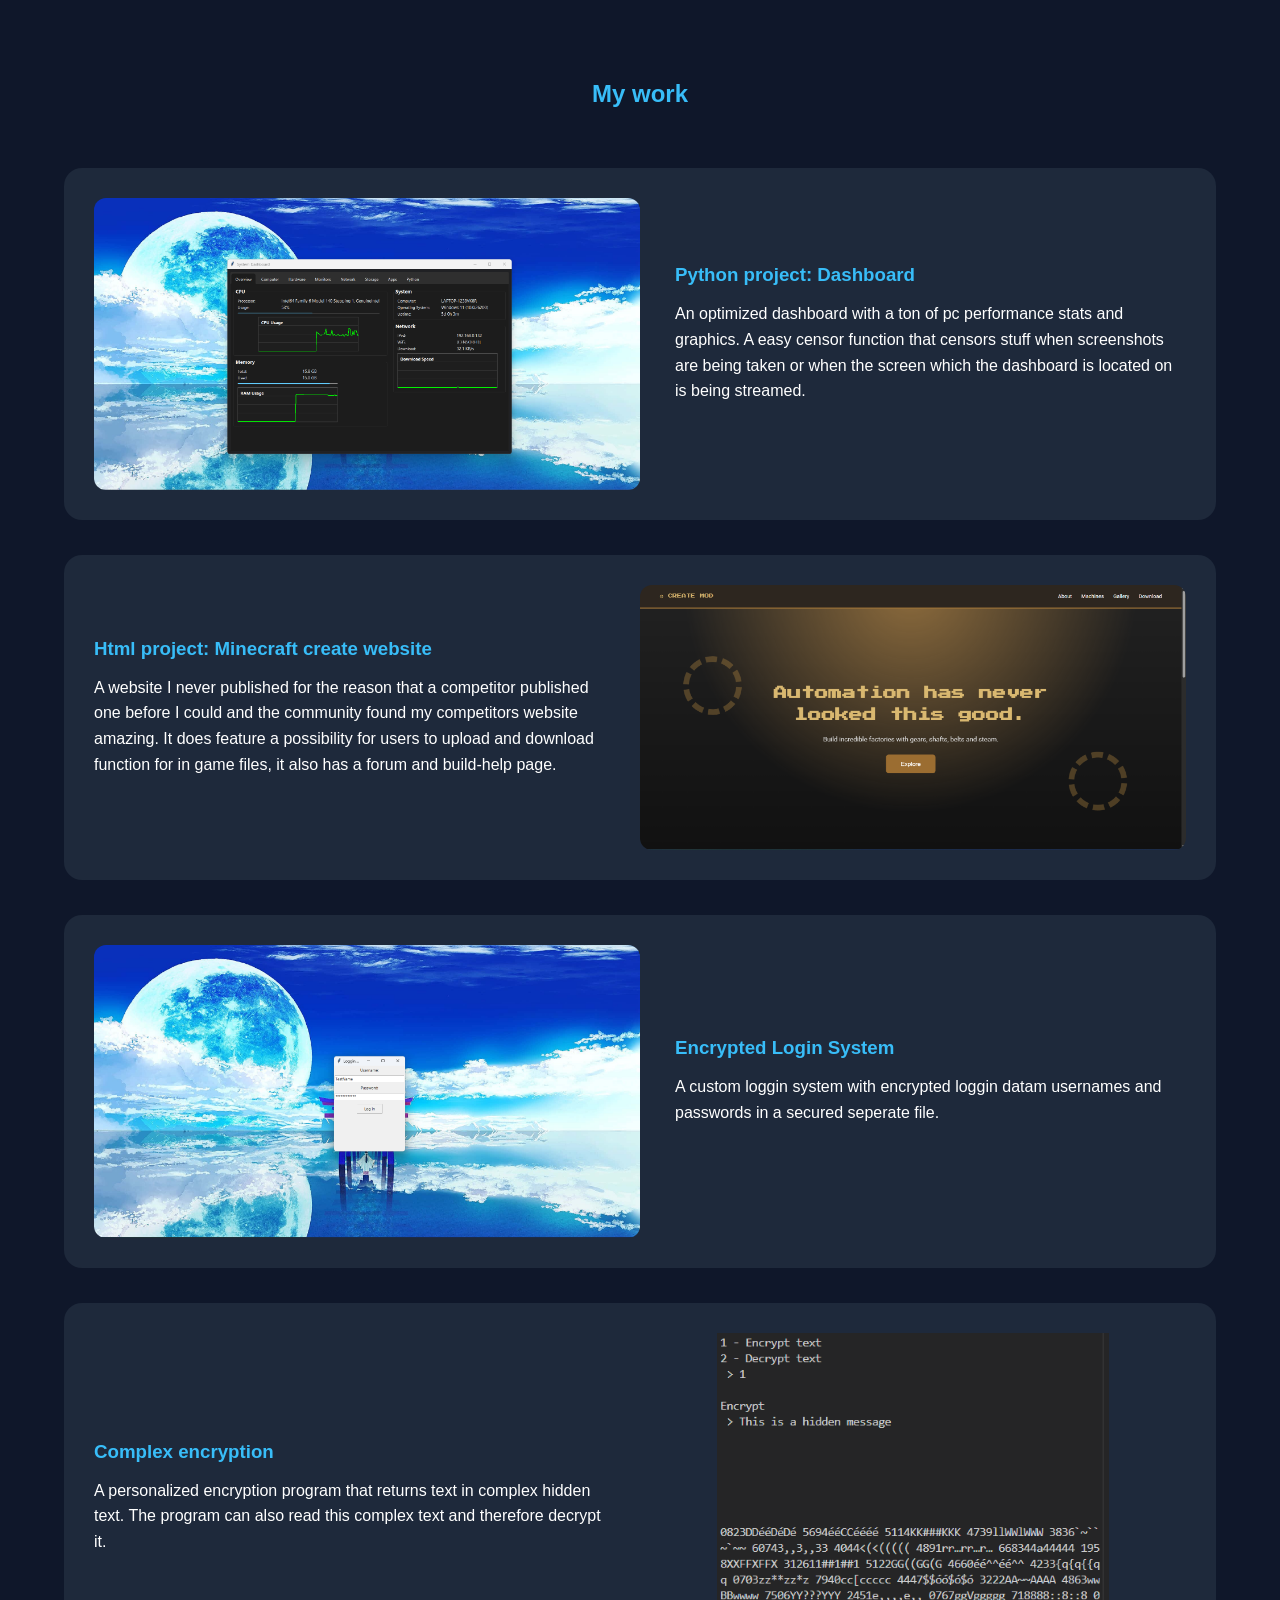
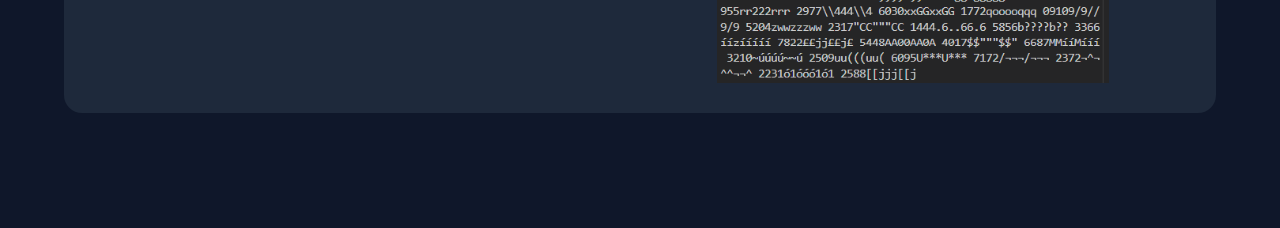
<file: My-work-page-2-html.html>
<!DOCTYPE html>
<html lang="en">
<head>
    <meta charset="UTF-8">
    <meta name="viewport" content="width=device-width, initial-scale=1.0">
    <title>My Portfolio</title>

    <link rel="stylesheet" href="My-work-page-2-css.css">
</head>
<body>

<section id="projects">

<h2>My work</h2>

<div class="project right">
    <img src="python-dashboard-img.png" alt="Dashboard">

    <div class="text">
        <h3>Python project: Dashboard</h3>

        <p>
            An optimized dashboard with a ton of pc performance stats and graphics.
			 A easy censor function that censors stuff when screenshots are being taken or when the screen which the dashboard is located on is being streamed.
        </p>
    </div>
</div>

<div class="project left">
    <img src="html-create-website-img.png" alt="Minecraft">

    <div class="text">
        <h3>Html project: Minecraft create website</h3>

        <p>
            A website I never published for the reason that a competitor published one before I could and the community found my competitors website amazing.
			 It does feature a possibility for users to upload and download function for in game files, it also has a forum and build-help page.
        </p>
    </div>
</div>

<div class="project right">
    <img src="python-loggin-app-img.png" alt="Login">

    <div class="text">
        <h3>Encrypted Login System</h3>

        <p>
            A custom loggin system with encrypted loggin datam usernames and passwords in a secured seperate file.
        </p>
    </div>
</div>

<div class="project left">
    <img src="python-encryption-program-img.png" alt="Encryption">

    <div class="text">
        <h3>Complex encryption</h3>

        <p>
            A personalized encryption program that returns text in complex hidden text.
			The program can also read this complex text and therefore decrypt it.
		</p>
    </div>
</div>

</section>

</body>
</html>
</file>
<file: My-work-page-2-css.css>
*{
    margin:0;
    padding:0;
    box-sizing:border-box;
    font-family:Segoe UI,sans-serif;
}

body{
    background:#0f172a;
    color:white;
}

header{
    text-align:center;
    padding:100px 20px;
}

header h1{
    font-size:60px;
    margin-bottom:10px;
}

header p{
    color:#94a3b8;
    margin-bottom:40px;
}

.button{
    display:inline-block;
    padding:14px 30px;
    background:#38bdf8;
    color:white;
    text-decoration:none;
    border-radius:10px;
    transition:.3s;
}

.button:hover{
    background:#0ea5e9;
}

section{
    width:90%;
    max-width:1200px;
    margin:auto;
    padding:80px 0;
}

h2{
    text-align:center;
    margin-bottom:60px;
    color:#38bdf8;
}

.project{
    display:flex;
    gap:35px;
    align-items:center;
    margin-bottom:35px;

    background:#1e293b;
    border-radius:18px;
    padding:30px;

    transition:.3s;
}

.project:hover{
    transform:translateY(-8px);
    box-shadow:0 10px 30px rgba(0,0,0,.35);
}

.left{
    flex-direction:row-reverse;
}

.project img{
    width:50%;
    border-radius:12px;
	max-height: 350px;
	object-fit: contain;
}

.text{
    flex:1;
}

.text h3{
    margin-bottom:15px;
    color:#38bdf8;
}

.text p{
    margin-bottom:20px;
    line-height:1.6;
}

.text a{
    color:#38bdf8;
    text-decoration:none;
}

.skill-box{
    display:flex;
    justify-content:center;
    flex-wrap:wrap;
    gap:15px;
}

.skill-box span{
    background:#1e293b;
    padding:12px 20px;
    border-radius:10px;
    border:1px solid #444;
}

.contact{
    text-align:center;
}

.contact p{
    margin-bottom:30px;
}

@media(max-width:900px){

.project,
.left{
    flex-direction:column;
}

.project img{
    width:100%;
}

header h1{
    font-size:42px;
}

}
</file>
